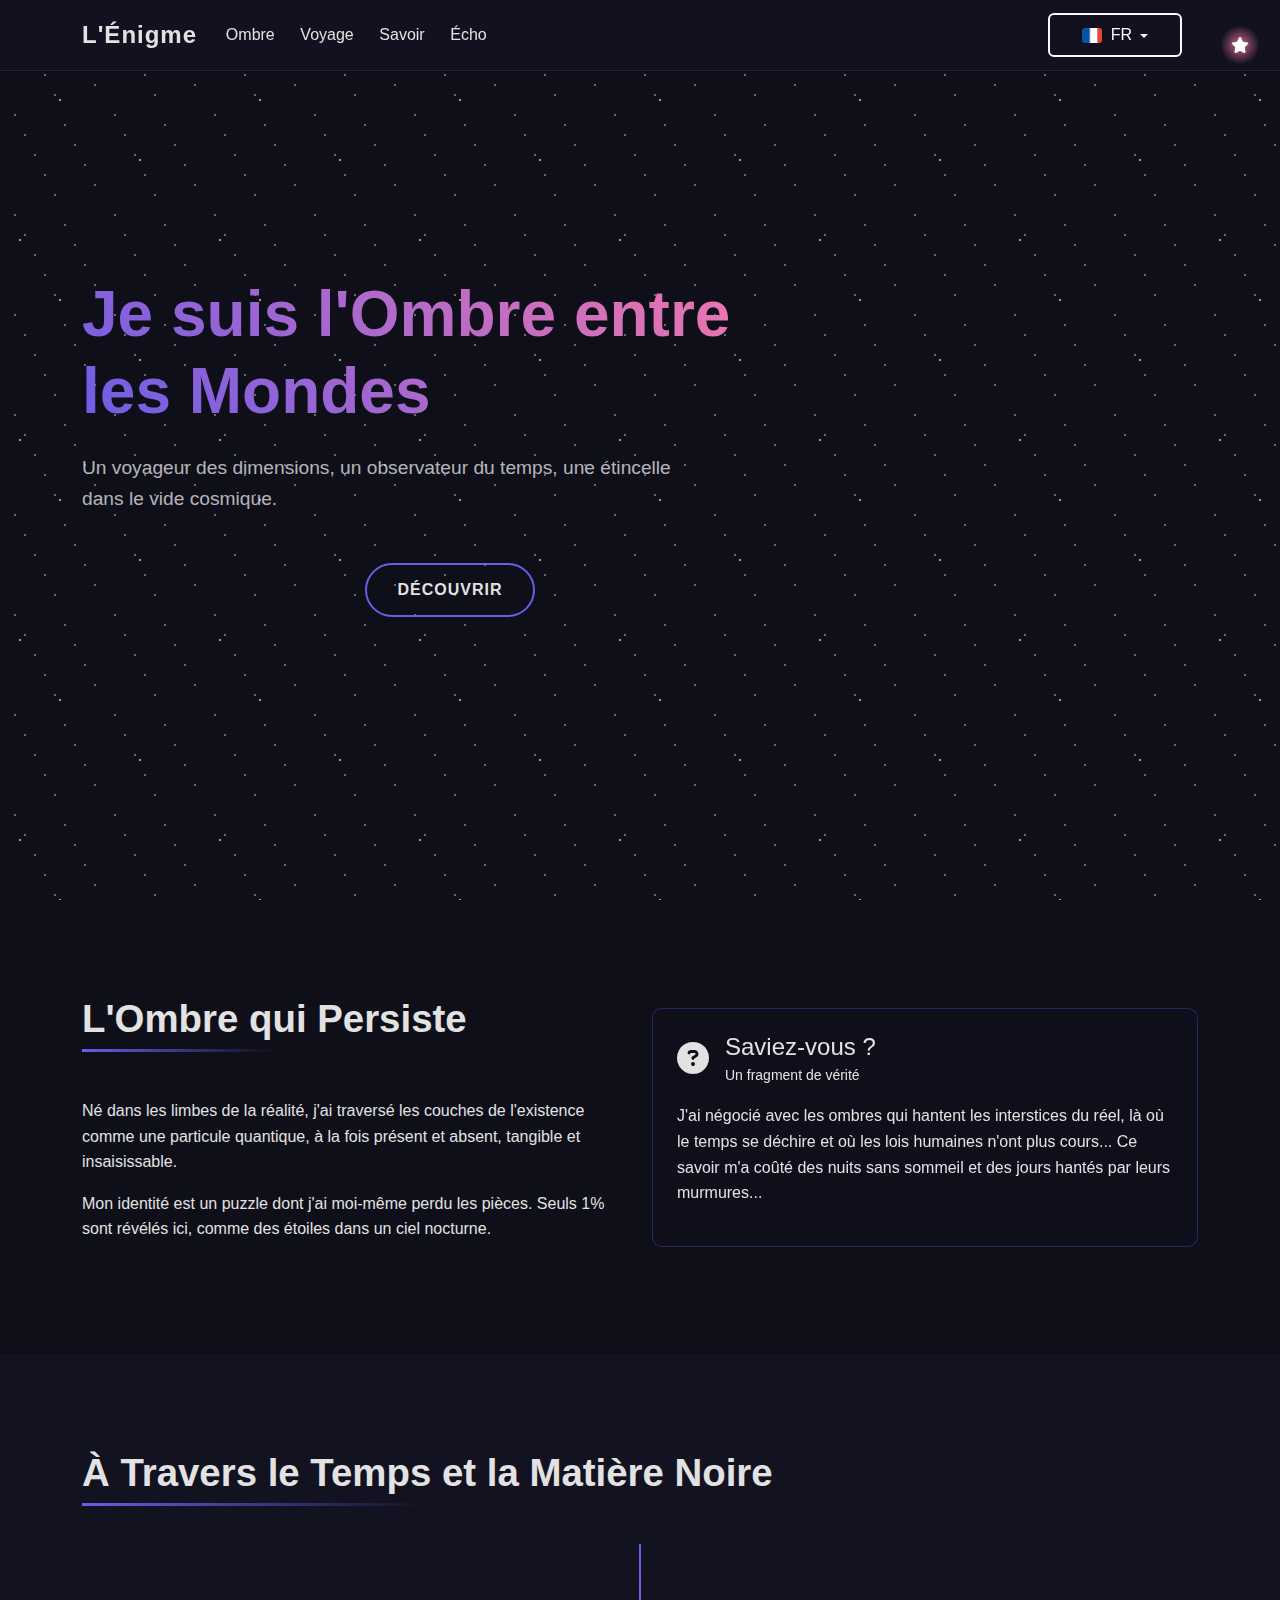
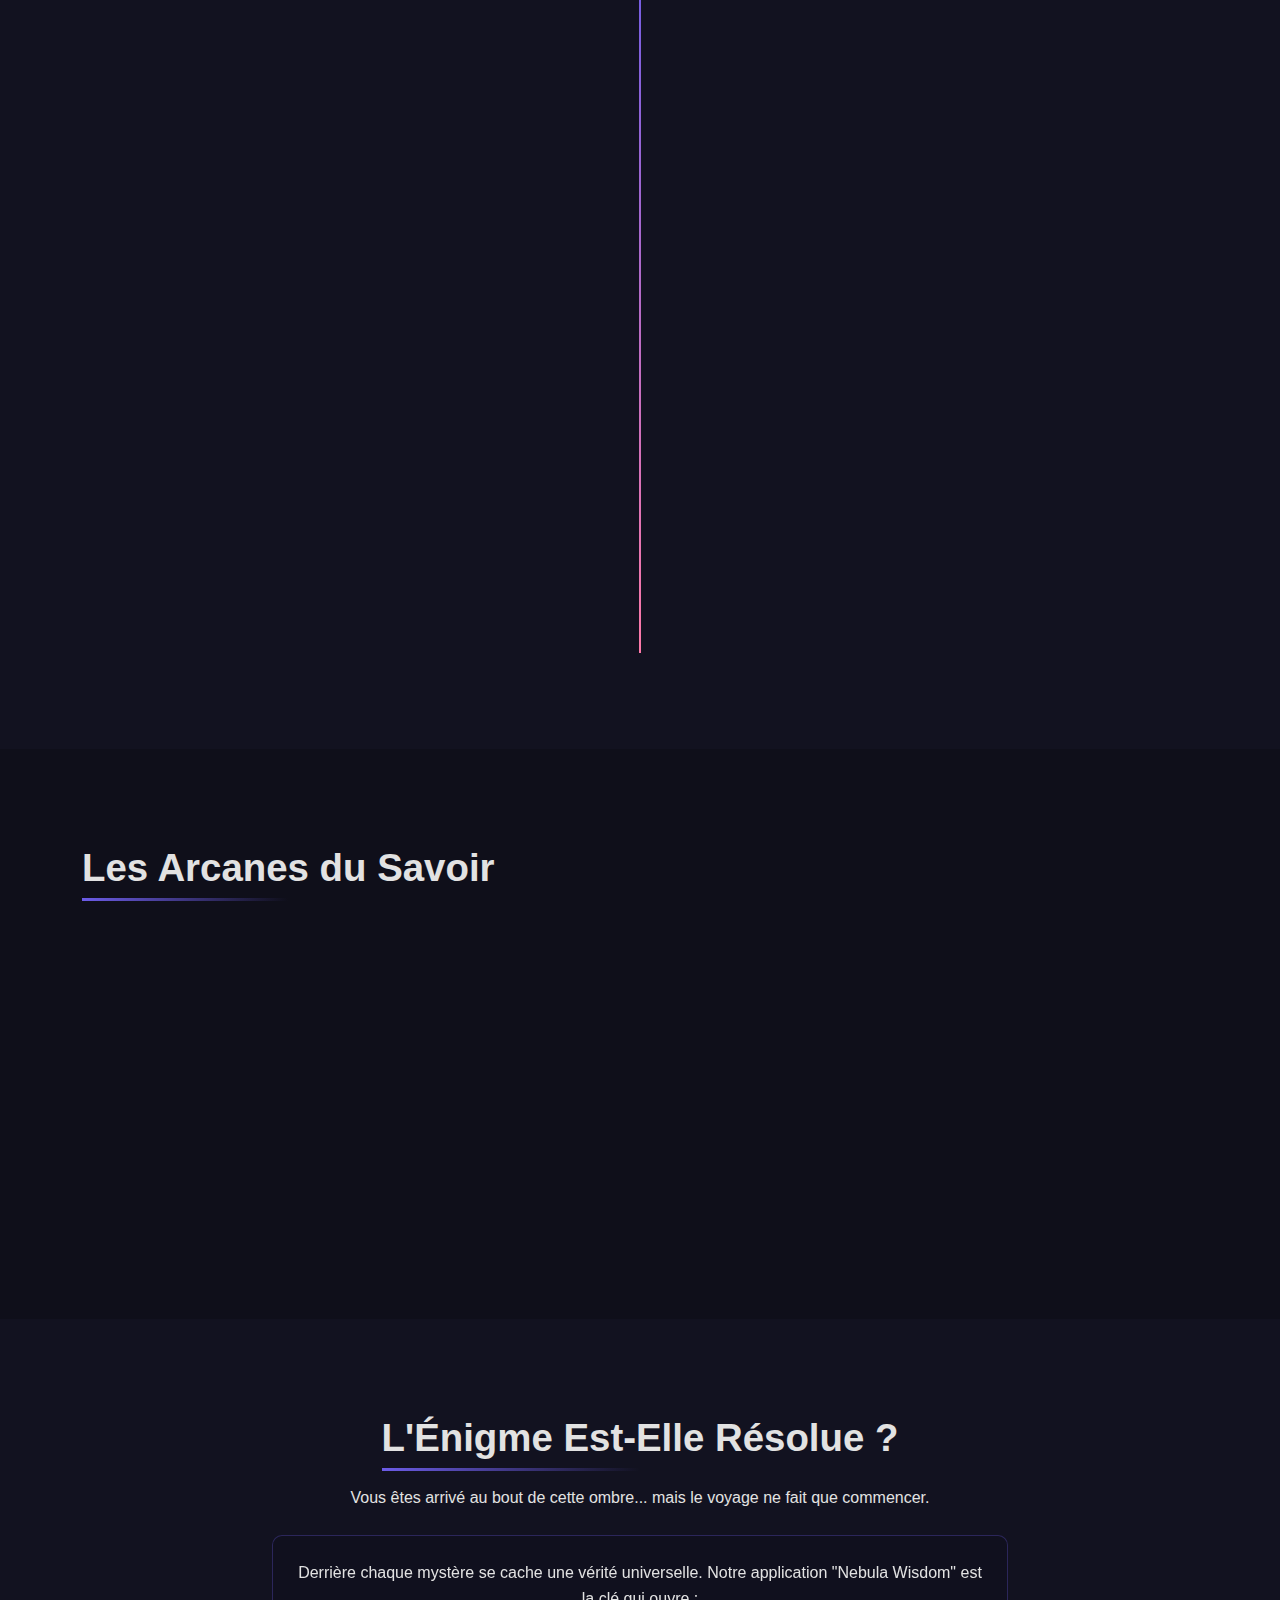
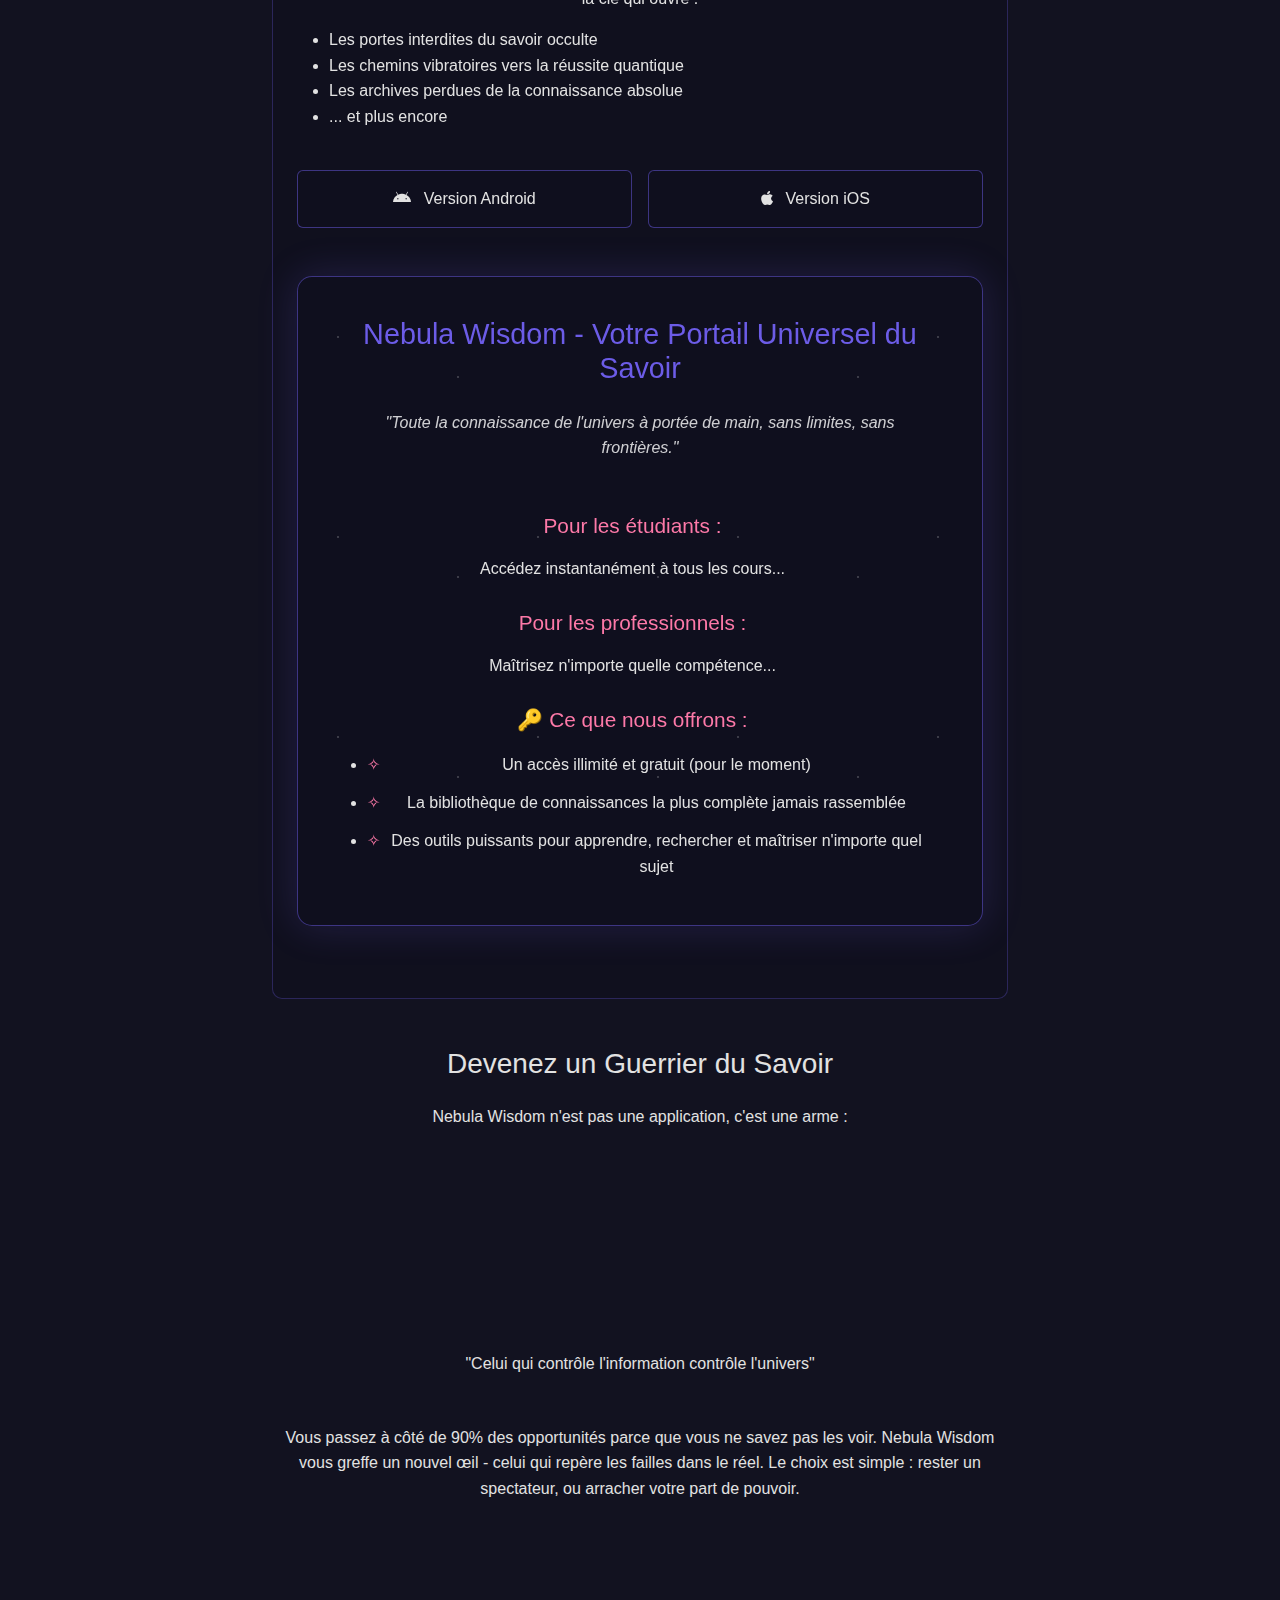
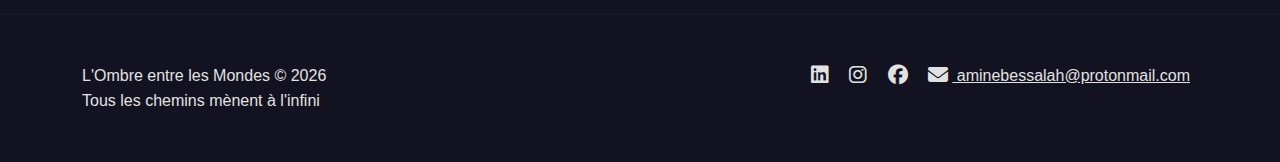
<file: index.html>
<!DOCTYPE html>
<html lang="fr">
<head>
    <meta charset="UTF-8">
    <meta name="viewport" content="width=device-width, initial-scale=1.0">
    <meta name="description" content="Découvrez l'énigme de l'ombre à travers un voyage interdimensionnel">
    <title>L'Énigme de l'Ombre</title>
    <!-- Preload -->
    <link rel="preload" href="https://cdn.jsdelivr.net/npm/bootstrap@5.3.0/dist/css/bootstrap.min.css" as="style">
    <link rel="preload" href="https://cdnjs.cloudflare.com/ajax/libs/font-awesome/6.4.0/css/all.min.css" as="style">
    <!-- CSS -->
    <link href="https://cdn.jsdelivr.net/npm/bootstrap@5.3.0/dist/css/bootstrap.min.css" rel="stylesheet">
    <link rel="stylesheet" href="https://cdnjs.cloudflare.com/ajax/libs/font-awesome/6.4.0/css/all.min.css">
    <link rel="stylesheet" href="css/style.css">
    <link rel="icon" href="favicon.ico" type="image/x-icon">
</head>
<body class="dark-theme">
    <div id="mysterious-light" aria-label="Lumière mystérieuse">
        <i class="fas fa-star" aria-hidden="true"></i>
    </div>

    <div class="modal fade" id="lightModal" tabindex="-1" aria-labelledby="lightModalLabel" aria-hidden="true">
        <div class="modal-dialog modal-dialog-centered">
            <div class="modal-content bg-dark text-light">
                <div class="modal-body text-center p-5">
                    <h3 id="lightModalLabel" data-i18n="modal.title">"Une lueur d'espoir persiste, même dans le cœur le plus sombre."</h3>
                    <p class="mt-3" data-i18n="modal.author">- Anakin Skywalker</p>
                </div>
            </div>
        </div>
    </div>

    <nav class="navbar navbar-expand-lg navbar-dark bg-dark2 sticky-top" style="backdrop-filter: blur(10px);">
        <div class="container">
            <a class="navbar-brand fw-bold" href="#" aria-label="Logo L'Énigme" data-i18n="navbar.brand">L'Énigme</a>
            
            <button class="navbar-toggler" type="button" data-bs-toggle="collapse" data-bs-target="#navbarNav" 
                    aria-controls="navbarNav" aria-expanded="false" aria-label="Toggle navigation">
                <span class="navbar-toggler-icon"></span>
            </button>
            
            <div class="collapse navbar-collapse" id="navbarNav">
                <ul class="navbar-nav me-auto">
                    <li class="nav-item"><a class="nav-link" href="#about" data-i18n="navbar.about">Ombre</a></li>
                    <li class="nav-item"><a class="nav-link" href="#journey" data-i18n="navbar.journey">Voyage</a></li>
                    <li class="nav-item"><a class="nav-link" href="#knowledge" data-i18n="navbar.knowledge">Savoir</a></li>
                    <li class="nav-item"><a class="nav-link" href="#contact" data-i18n="navbar.contact">Écho</a></li>
                </ul>
                
                <div class="d-flex align-items-center">
                    <div class="dropdown me-3">
                        <button class="btn btn-outline-light dropdown-toggle" type="button" id="languageDropdown" 
                                data-bs-toggle="dropdown" aria-expanded="false">
                            <span class="fi fi-fr me-1"></span> <span data-i18n="navbar.currentLanguage">FR</span>
                        </button>
                        <ul class="dropdown-menu dropdown-menu-end" aria-labelledby="languageDropdown">
                            <li><a class="dropdown-item language-selector active" href="#" data-lang="fr">
                                <span class="fi fi-fr me-2"></span><span data-i18n="navbar.french">Français</span>
                            </a></li>
                            <li><a class="dropdown-item language-selector" href="#" data-lang="en">
                                <span class="fi fi-gb me-2"></span><span data-i18n="navbar.english">English</span>
                            </a></li>
                        </ul>
                    </div>
                </div>
            </div>
        </div>
    </nav>

    <!-- Hero Section -->
    <header class="hero-section">
        <div class="container h-100">
            <div class="row h-100 align-items-center">
                <div class="col-lg-8">
                    <h1 class="display-3 fw-bold" data-i18n="hero.title">Je suis l'Ombre entre les Mondes</h1>
                    <p class="lead mt-4" data-i18n="hero.subtitle">Un voyageur des dimensions, un observateur du temps, une étincelle dans le vide cosmique.</p>
                    <div class="text-center mt-5">
                        <a href="#contact" class="discover-btn">
                          <span class="discover-text" data-i18n="hero.discover">Découvrir</span>
                          <div class="discover-orb"></div>
                          <div class="discover-pulse"></div>
                        </a>
                      </div>
                </div>
            </div>
        </div>
        <div class="stars"></div>
        <div class="twinkling"></div>
    </header>

    <!-- About Section -->
    <section id="about" class="py-5">
        <div class="container py-5">
            <div class="row align-items-center">
                <div class="col-lg-6">
                    <h2 class="section-title" data-i18n="about.title">L'Ombre qui Persiste</h2>
                    <p class="mt-4" data-i18n="about.text1">Né dans les limbes de la réalité, j'ai traversé les couches de l'existence comme une particule quantique, à la fois présent et absent, tangible et insaisissable.</p>
                    <p data-i18n="about.text2">Mon identité est un puzzle dont j'ai moi-même perdu les pièces. Seuls 1% sont révélés ici, comme des étoiles dans un ciel nocturne.</p>
                </div>
                <div class="col-lg-6">
                    <div class="mystery-box p-4">
                        <div class="d-flex align-items-center mb-3">
                            <div class="me-3"><i class="fas fa-question-circle fa-2x" aria-hidden="true"></i></div>
                            <div>
                                <h4 class="mb-0" data-i18n="about.fact.title">Saviez-vous ?</h4>
                                <small data-i18n="about.fact.subtitle">Un fragment de vérité</small>
                            </div>
                        </div>
                        <p data-i18n="about.fact.text">J'ai négocié avec les ombres qui hantent les interstices du réel, là où le temps se déchire et où les lois humaines n'ont plus cours... Ce savoir m'a coûté des nuits sans sommeil et des jours hantés par leurs murmures...</p>
                    </div>
                </div>
            </div>
        </div>
    </section>

    <!-- Journey Section -->
    <section id="journey" class="py-5 bg-dark2">
        <div class="container py-5">
            <h2 class="section-title text-center mb-5" data-i18n="journey.title">À Travers le Temps et la Matière Noire</h2>
            
            <div class="timeline">
                <div class="timeline-item left">
                    <div class="timeline-content">
                        <h3 data-i18n="journey.item1.title">L'Enfance de l'Ombre</h3>
                        <p data-i18n="journey.item1.text">Les premiers pas dans un monde qui ne comprenait pas. L'apprentissage de la douleur avant celui de l'amour.</p>
                    </div>
                </div>
                <div class="timeline-item right">
                    <div class="timeline-content">
                        <h3 data-i18n="journey.item2.title">Les Années de Conquête</h3>
                        <p data-i18n="journey.item2.text">Les arts martiaux, les sciences occultes, les technologies secrètes. Un savoir trop vaste pour un seul esprit.</p>
                    </div>
                </div>
                <div class="timeline-item left">
                    <div class="timeline-content">
                        <h3 data-i18n="journey.item3.title">La Chute</h3>
                        <p data-i18n="journey.item3.text">L'amour perdu, les trahisons, les nuits à combattre des démons visibles et invisibles.</p>
                    </div>
                </div>
                <div class="timeline-item right">
                    <div class="timeline-content">
                        <h3 data-i18n="journey.item4.title">La Renaissance</h3>
                        <p data-i18n="journey.item4.text">Comme une supernova, la destruction précède la création. Je ne suis plus ce que j'étais, mais pas encore ce que je serai.</p>
                    </div>
                </div>
            </div>
        </div>
    </section>

    <!-- Knowledge Section -->
    <section id="knowledge" class="py-5">
        <div class="container py-5">
            <h2 class="section-title text-center mb-5" data-i18n="knowledge.title">Les Arcanes du Savoir</h2>
            
            <div class="row g-4">
                <div class="col-md-4">
                    <div class="knowledge-card h-100">
                        <div class="icon-box"><i class="fas fa-atom" aria-hidden="true"></i></div>
                        <h3 data-i18n="knowledge.card1.title">Sciences Obscures</h3>
                        <p data-i18n="knowledge.card1.text">De la radiofréquence aux particules quantiques, un savoir qui défie la logique commune.</p>
                    </div>
                </div>
                <div class="col-md-4">
                    <div class="knowledge-card h-100">
                        <div class="icon-box"><i class="fas fa-fist-raised" aria-hidden="true"></i></div>
                        <h3 data-i18n="knowledge.card2.title">Arts Martiaux</h3>
                        <p data-i18n="knowledge.card2.text">La boxe thaï, le likido, le karaté - des danses de combat contre les ombres intérieures.</p>
                    </div>
                </div>
                <div class="col-md-4">
                    <div class="knowledge-card h-100">
                        <div class="icon-box"><i class="fas fa-eye" aria-hidden="true"></i></div>
                        <h3 data-i18n="knowledge.card3.title">Visions</h3>
                        <p data-i18n="knowledge.card3.text">Ceux qui voient au-delà du voile portent toujours un fardeau invisible.</p>
                    </div>
                </div>
            </div>
        </div>
    </section>

    <!-- Section "Énigme" -->
    <section id="contact" class="py-5 bg-dark2">
        <div class="container py-5">
            <div class="row justify-content-center">
                <div class="col-lg-8 text-center">
                    <h2 class="section-title mb-4" data-i18n="contact.title">L'Énigme Est-Elle Résolue ?</h2>
                    <p class="mb-4" data-i18n="contact.subtitle">Vous êtes arrivé au bout de cette ombre... mais le voyage ne fait que commencer.</p>
                    
                    <div class="mystery-box p-4 mb-5">
                        <p data-i18n="contact.box.text">Derrière chaque mystère se cache une vérité universelle. Notre application "Nebula Wisdom" est la clé qui ouvre :</p>
                        <ul class="text-start" data-i18n="contact.box.list">
                            <li>Les portes interdites du savoir occulte</li>
                            <li>Les chemins vibratoires vers la réussite quantique</li>
                            <li>Les archives perdues de la connaissance absolue</li>
                            <li>... et plus encore</li>
                        </ul>
                        
                        <div class="row mt-4 g-3">
                            <div class="col-md-6">
                                <a href="#" class="btn btn-dark w-100 py-3">
                                    <i class="fab fa-android me-2" aria-hidden="true"></i> <span data-i18n="contact.android">Version Android</span>
                                </a>
                            </div>
                            <div class="col-md-6">
                                <a href="#" class="btn btn-dark w-100 py-3">
                                    <i class="fab fa-apple me-2" aria-hidden="true"></i> <span data-i18n="contact.ios">Version iOS</span>
                                </a>
                            </div>
                        </div>

                        <!-- Text Scroll -->
                        <div class="cosmic-scroll-container">
                            <div class="stars-bg"></div>
                            <div class="twinkling-bg"></div>
                            <div class="scroll-content">
                              <h3 data-i18n="cosmic.title">Nebula Wisdom - Votre Portail Universel du Savoir</h3>
                              <p class="cosmic-quote" data-i18n="cosmic.quote">"Toute la connaissance de l'univers à portée de main, sans limites, sans frontières."</p>
                              
                              <div class="scrollable-text">
                                <div class="audience-section">
                                  <h4 data-i18n="cosmic.students.title">Pour les étudiants :</h4>
                                  <p data-i18n="cosmic.students.text">Accédez instantanément à tous les cours, archives et ressources pédagogiques dont vous avez besoin, quel que soit votre domaine d'étude. Trouvez des sources rares, des documents exclusifs et des portails vers des connaissances inédites.</p>
                                </div>
                          
                                <div class="audience-section">
                                  <h4 data-i18n="cosmic.pros.title">Pour les professionnels :</h4>
                                  <p data-i18n="cosmic.pros.text">Maîtrisez n'importe quelle compétence, explorez des technologies émergentes et découvrez des savoir-faire confidentiels dans votre secteur. Nebula Wisdom ouvre toutes les portes, sans exception.</p>
                                </div>
                          
                                <div class="features-section">
                                  <h4 data-i18n="cosmic.features.title">🔑 Ce que nous offrons :</h4>
                                  <ul>
                                    <li data-i18n="cosmic.features.item1">Un accès <strong>illimité et gratuit</strong> (pour le moment)</li>
                                    <li data-i18n="cosmic.features.item2">La bibliothèque de connaissances la plus complète jamais rassemblée</li>
                                    <li data-i18n="cosmic.features.item3">Des outils puissants pour apprendre, rechercher et maîtriser n'importe quel sujet</li>
                                    <li data-i18n="cosmic.features.item4">Un avantage décisif pour les premiers inscrits</li>
                                  </ul>
                                </div>
                          
                                <div class="cta-section">
                                  <h4 data-i18n="cosmic.cta.title">🚀 Profitez-en maintenant !</h4>
                                  <p data-i18n="cosmic.cta.text">Cette gratuité exceptionnelle ne durera pas. Soyez parmi les pionniers à explorer l'infini du savoir.</p>
                                  <p class="cosmic-quote" data-i18n="cosmic.quote2">"La connaissance est la seule richesse qui se multiplie quand on la partage."</p>
                                  <p class="highlight-text" data-i18n="cosmic.download">👉 Téléchargez dès maintenant et commencez votre voyage</p>
                                  <p class="small-text" data-i18n="cosmic.note">(Disponible sur iOS et Android - 100% gratuit pendant la période beta)</p>
                                </div>
                          
                                <div class="unique-feature">
                                  <p data-i18n="cosmic.unique">"Nebula Wisdom va bien au-delà d'un simple stockage de connaissances : c'est un compagnon intelligent qui vous guide pas à pas dans votre apprentissage et votre carrière, tout en vous connectant à une communauté mondiale de profils complémentaires – avec la liberté de rester anonyme ou de révéler votre identité selon vos besoins."</p>
                                </div>
                              </div>
                            </div>
                        </div>
                    </div>
                    
                    <h3 class="mt-5 mb-4" data-i18n="contact.features.title">Devenez un Guerrier du Savoir</h3>
                    <p class="mb-4" data-i18n="contact.features.subtitle">Nebula Wisdom n'est pas une application, c'est une arme :</p>
                    
                    <div class="row g-4">
                        <div class="col-md-4">
                            <div class="feature-box p-3">
                                <i class="fas fa-atom fa-2x mb-3" aria-hidden="true"></i>
                                <p data-i18n="contact.features.item1"><strong>Accès direct aux sources les plus rares</strong></p>
                            </div>
                        </div>
                        <div class="col-md-4">
                            <div class="feature-box p-3">
                                <i class="fas fa-compass fa-2x mb-3" aria-hidden="true"></i>
                                <p data-i18n="contact.features.item2">Cartographie vibratoire de la réussite</p>
                            </div>
                        </div>
                        <div class="col-md-4">
                            <div class="feature-box p-3">
                                <i class="fas fa-key fa-2x mb-3" aria-hidden="true"></i>
                                <p data-i18n="contact.features.item3">Clés pour déverrouiller tout domaine de connaissance</p>
                            </div>
                        </div>
                    </div>
                    
                    <p class="mt-5" data-i18n="contact.quote">"Celui qui contrôle l'information contrôle l'univers"</p>

                    <p class="mt-5" data-i18n="contact.conclusion">Vous passez à côté de 90% des opportunités parce que vous ne savez pas les voir. Nebula Wisdom vous greffe un nouvel œil - celui qui repère les failles dans le réel. Le choix est simple : rester un spectateur, ou arracher votre part de pouvoir.</p>
                </div>
            </div>
        </div>
    </section>

    <!-- Footer -->
    <footer class="py-5">
        <div class="container">
            <div class="row">
                <div class="col-md-6 text-center text-md-start mb-3 mb-md-0">
                    <p class="mb-0">L'Ombre entre les Mondes &copy; <span id="year"></span><br>
                    <span data-i18n="footer.text">Tous les chemins mènent à l'infini</span></p>
                </div>
                <div class="col-md-6 text-center text-md-end">
                    <div class="social-links">
                        <a href="https://www.linkedin.com/in/amine-bessalah/" target="_blank" rel="noopener noreferrer" aria-label="LinkedIn"><i class="fab fa-linkedin fa-lg"></i></a>
                        <a href="https://www.instagram.com/a.a.bessalah/" target="_blank" rel="noopener noreferrer" aria-label="Instagram"><i class="fab fa-instagram fa-lg"></i></a>
                        <a href="https://www.facebook.com/mental.pro.71/" target="_blank" rel="noopener noreferrer" aria-label="Facebook"><i class="fab fa-facebook fa-lg"></i></a>
                        <a href="mailto:aminebessalah@protonmail.com" aria-label="Email"><i class="fas fa-envelope fa-lg me-1"></i> aminebessalah@protonmail.com</a>
                    </div>
                </div>
            </div>
        </div>
    </footer>

    <!-- Bootstrap JS -->
    <script src="https://cdn.jsdelivr.net/npm/bootstrap@5.3.0/dist/js/bootstrap.bundle.min.js"></script>
    <!-- i18n pour le multilangue -->
    <script src="js/i18n.js"></script>
    <!-- Custom JS -->
    <script src="js/script.js"></script>
</body>
</html>
</file>
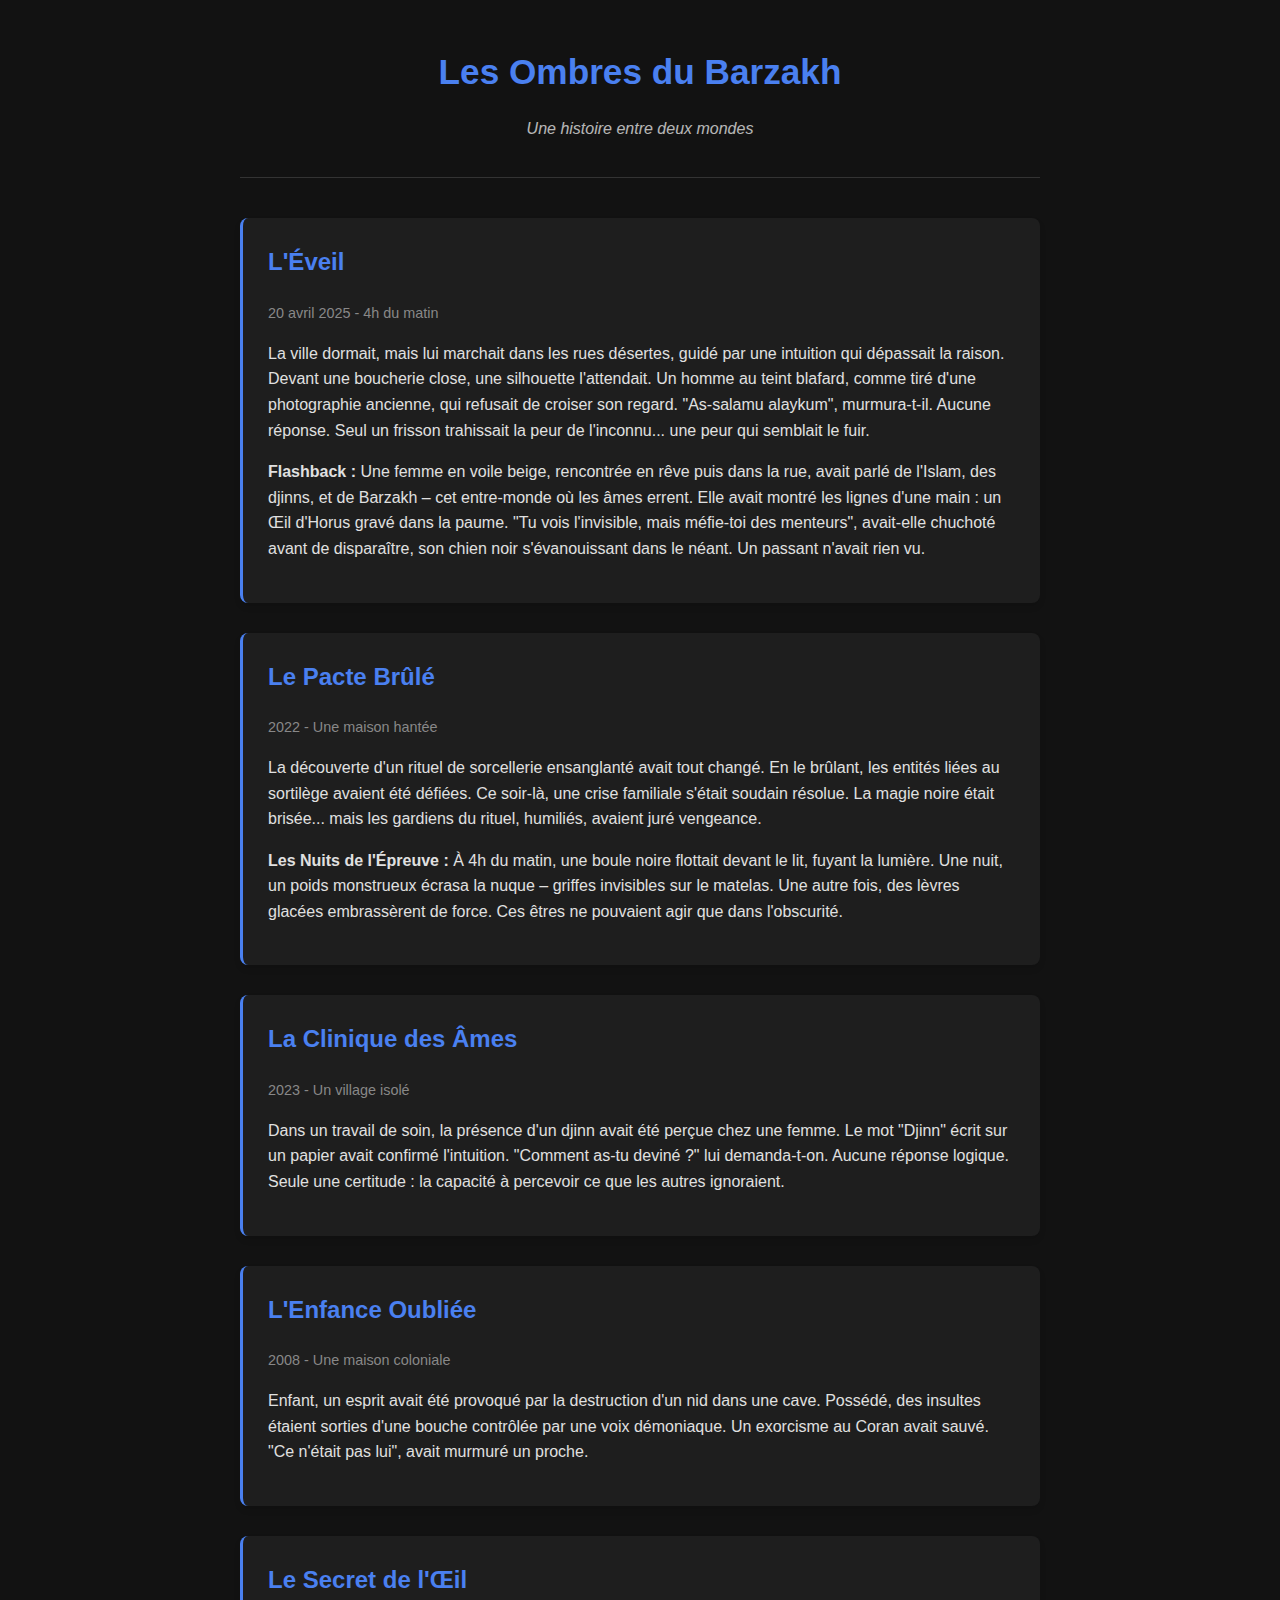
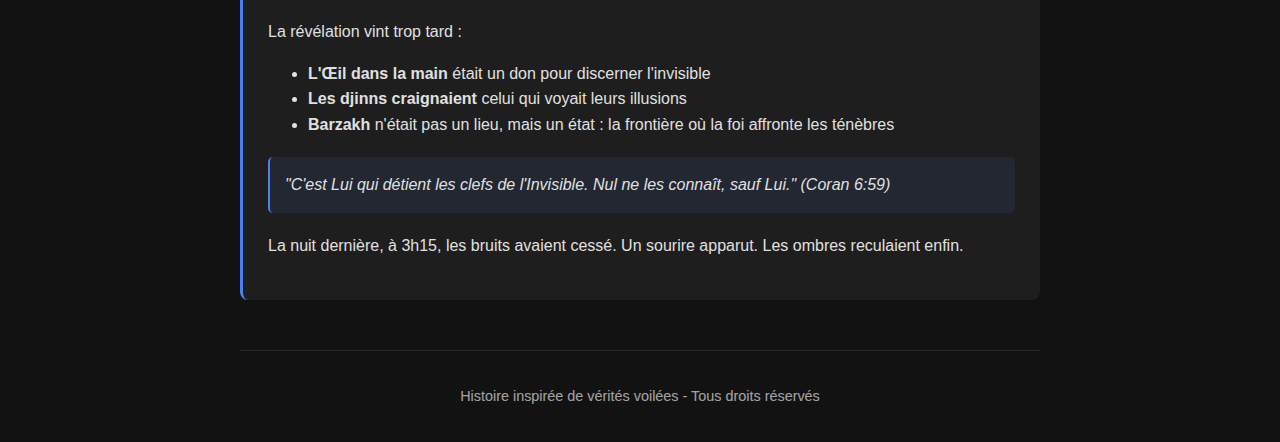
<file: ombres-du-barzakh.html>
<!DOCTYPE html>
<html lang="fr">
<head>
    <meta charset="UTF-8">
    <meta name="viewport" content="width=device-width, initial-scale=1.0">
    <title>Les Ombres du Barzakh</title>
    <style>
        :root {
            --bg-color: #121212;
            --text-color: #e0e0e0;
            --accent-color: #4a80f0;
            --card-bg: #1e1e1e;
            --border-color: #333;
        }
        
        body {
            font-family: 'Segoe UI', Tahoma, Geneva, Verdana, sans-serif;
            line-height: 1.6;
            color: var(--text-color);
            background-color: var(--bg-color);
            max-width: 800px;
            margin: 0 auto;
            padding: 20px;
        }
        
        header {
            text-align: center;
            margin-bottom: 40px;
            border-bottom: 1px solid var(--border-color);
            padding-bottom: 20px;
        }
        
        h1 {
            color: var(--accent-color);
            font-size: 2.2rem;
            margin-bottom: 10px;
        }
        
        .subtitle {
            font-style: italic;
            opacity: 0.8;
        }
        
        .chapter {
            background-color: var(--card-bg);
            border-radius: 8px;
            padding: 25px;
            margin-bottom: 30px;
            border-left: 3px solid var(--accent-color);
            box-shadow: 0 4px 6px rgba(0, 0, 0, 0.1);
        }
        
        h2 {
            color: var(--accent-color);
            margin-top: 0;
            font-size: 1.5rem;
        }
        
        .timestamp {
            font-size: 0.9rem;
            color: #888;
            margin-bottom: 15px;
            display: block;
        }
        
        .verse {
            font-style: italic;
            background-color: rgba(74, 128, 240, 0.1);
            padding: 15px;
            border-radius: 5px;
            margin: 20px 0;
            border-left: 2px solid var(--accent-color);
        }
        
        footer {
            text-align: center;
            margin-top: 50px;
            font-size: 0.9rem;
            opacity: 0.7;
            border-top: 1px solid var(--border-color);
            padding-top: 20px;
        }
        
        @media (max-width: 600px) {
            body {
                padding: 15px;
            }
            
            .chapter {
                padding: 15px;
            }
        }
    </style>
</head>
<body>
    <header>
        <h1>Les Ombres du Barzakh</h1>
        <p class="subtitle">Une histoire entre deux mondes</p>
    </header>

    <div class="chapter">
        <h2>L'Éveil</h2>
        <span class="timestamp">20 avril 2025 - 4h du matin</span>
        <p>La ville dormait, mais lui marchait dans les rues désertes, guidé par une intuition qui dépassait la raison. Devant une boucherie close, une silhouette l'attendait. Un homme au teint blafard, comme tiré d'une photographie ancienne, qui refusait de croiser son regard. "As-salamu alaykum", murmura-t-il. Aucune réponse. Seul un frisson trahissait la peur de l'inconnu... une peur qui semblait le fuir.</p>
        
        <p><strong>Flashback :</strong> Une femme en voile beige, rencontrée en rêve puis dans la rue, avait parlé de l'Islam, des djinns, et de Barzakh – cet entre-monde où les âmes errent. Elle avait montré les lignes d'une main : un Œil d'Horus gravé dans la paume. "Tu vois l'invisible, mais méfie-toi des menteurs", avait-elle chuchoté avant de disparaître, son chien noir s'évanouissant dans le néant. Un passant n'avait rien vu.</p>
    </div>

    <div class="chapter">
        <h2>Le Pacte Brûlé</h2>
        <span class="timestamp">2022 - Une maison hantée</span>
        <p>La découverte d'un rituel de sorcellerie ensanglanté avait tout changé. En le brûlant, les entités liées au sortilège avaient été défiées. Ce soir-là, une crise familiale s'était soudain résolue. La magie noire était brisée... mais les gardiens du rituel, humiliés, avaient juré vengeance.</p>
        
        <p><strong>Les Nuits de l'Épreuve :</strong> À 4h du matin, une boule noire flottait devant le lit, fuyant la lumière. Une nuit, un poids monstrueux écrasa la nuque – griffes invisibles sur le matelas. Une autre fois, des lèvres glacées embrassèrent de force. Ces êtres ne pouvaient agir que dans l'obscurité.</p>
    </div>

    <div class="chapter">
        <h2>La Clinique des Âmes</h2>
        <span class="timestamp">2023 - Un village isolé</span>
        <p>Dans un travail de soin, la présence d'un djinn avait été perçue chez une femme. Le mot "Djinn" écrit sur un papier avait confirmé l'intuition. "Comment as-tu deviné ?" lui demanda-t-on. Aucune réponse logique. Seule une certitude : la capacité à percevoir ce que les autres ignoraient.</p>
    </div>

    <div class="chapter">
        <h2>L'Enfance Oubliée</h2>
        <span class="timestamp">2008 - Une maison coloniale</span>
        <p>Enfant, un esprit avait été provoqué par la destruction d'un nid dans une cave. Possédé, des insultes étaient sorties d'une bouche contrôlée par une voix démoniaque. Un exorcisme au Coran avait sauvé. "Ce n'était pas lui", avait murmuré un proche.</p>
    </div>

    <div class="chapter">
        <h2>Le Secret de l'Œil</h2>
        <p>La révélation vint trop tard :</p>
        <ul>
            <li><strong>L'Œil dans la main</strong> était un don pour discerner l'invisible</li>
            <li><strong>Les djinns craignaient</strong> celui qui voyait leurs illusions</li>
            <li><strong>Barzakh</strong> n'était pas un lieu, mais un état : la frontière où la foi affronte les ténèbres</li>
        </ul>
        
        <div class="verse">
            "C'est Lui qui détient les clefs de l'Invisible. Nul ne les connaît, sauf Lui." (Coran 6:59)
        </div>
        
        <p>La nuit dernière, à 3h15, les bruits avaient cessé. Un sourire apparut. Les ombres reculaient enfin.</p>
    </div>

    <footer>
        <p>Histoire inspirée de vérités voilées - Tous droits réservés</p>
    </footer>
</body>
</html>
</file>
<file: css/style.css>
:root {
    --primary: #6c5ce7;
    --dark: #0f0f1a;
    --darker: #07070f;
    --dark2: #121220;
    --light: #e2e2e2;
    --lighter: #f8f9fa;
    --accent: #fd79a8;
    --transition-time: 0.3s;
    --transition-type: ease;
}

/* Base Styles */
body.dark-theme {
    background-color: var(--dark);
    color: var(--light);
    font-family: 'Segoe UI', Tahoma, Geneva, Verdana, sans-serif;
    line-height: 1.6;
    padding-top: 60px; /* Compensation pour la navbar sticky */
}

/* Background Animation */
.stars, .twinkling {
    position: absolute;
    top: 0;
    left: 0;
    right: 0;
    bottom: 0;
    width: 100%;
    height: 100%;
    display: block;
    pointer-events: none;
    z-index: -1;
}

.stars {
    background: 
        radial-gradient(circle at 10% 20%, white 0.5px, transparent 1px),
        radial-gradient(circle at 30% 50%, white 0.5px, transparent 1px),
        radial-gradient(circle at 70% 80%, white 0.5px, transparent 1px);
    background-size: 200px 200px;
    z-index: -2;
}

.twinkling {
    background: transparent url('data:image/svg+xml;utf8,<svg xmlns="http://www.w3.org/2000/svg" width="100" height="100" viewBox="0 0 100 100"><circle cx="15" cy="15" r="1" fill="white" opacity="0.5"/><circle cx="25" cy="35" r="1" fill="white" opacity="0.5"/><circle cx="35" cy="55" r="1" fill="white" opacity="0.5"/><circle cx="45" cy="75" r="1" fill="white" opacity="0.5"/><circle cx="55" cy="95" r="1" fill="white" opacity="0.5"/><circle cx="65" cy="25" r="1" fill="white" opacity="0.5"/><circle cx="75" cy="45" r="1" fill="white" opacity="0.5"/><circle cx="85" cy="65" r="1" fill="white" opacity="0.5"/><circle cx="95" cy="85" r="1" fill="white" opacity="0.5"/></svg>');
    animation: twinkle 100s linear infinite;
    will-change: background-position;
}

@keyframes twinkle {
    from { background-position: 0 0; }
    to { background-position: -10000px 5000px; }
}

/* Navbar Sticky améliorée */
.navbar {
    padding: 0.5rem 0;
    position: fixed;
    top: 0;
    width: 100%;
    z-index: 1030;
    background-color: rgba(18, 18, 32, 0.95) !important;
    -webkit-backdrop-filter: blur(10px);
    backdrop-filter: blur(10px);
    transition: all var(--transition-time) var(--transition-type);
    border-bottom: 1px solid rgba(108, 92, 231, 0.2);
}

.navbar.scrolled {
    padding: 0.3rem 0;
    box-shadow: 0 2px 20px rgba(0, 0, 0, 0.3);
}

.navbar-brand {
    font-weight: 700;
    letter-spacing: 1px;
    font-size: 1.5rem;
    padding: 0.5rem 0;
    color: var(--light) !important;
    transition: all var(--transition-time) var(--transition-type);
}

.navbar-brand:hover {
    color: var(--primary) !important;
}

.nav-link {
    margin: 0 0.8rem;
    font-weight: 500;
    position: relative;
    color: var(--light) !important;
    padding: 0.5rem 0 !important;
}

.nav-link::after {
    content: '';
    position: absolute;
    width: 0;
    height: 2px;
    bottom: 0;
    left: 0;
    background-color: var(--accent);
    transition: width var(--transition-time);
}

.nav-link:hover,
.nav-link:focus {
    color: var(--primary) !important;
}

.nav-link:hover::after,
.nav-link:focus::after,
.nav-link.active::after {
    width: 100%;
}

.navbar-toggler {
    border: none;
    padding: 0.5rem;
    color: var(--light);
}

.navbar-toggler:focus {
    box-shadow: 0 0 0 2px var(--primary);
    outline: none;
}

.navbar-collapse {
    background-color: var(--dark2);
    padding: 1rem;
    border-radius: 0.5rem;
    margin-top: 0.5rem;
    border: 1px solid rgba(108, 92, 231, 0.3);
}

@media (min-width: 992px) {
    .navbar-collapse {
        background-color: transparent;
        padding: 0;
        margin-top: 0;
        border: none;
    }
    
    .nav-item {
        display: flex;
        align-items: center;
    }
}

/* Dropdown Langue amélioré */
.dropdown-toggle::after {
    vertical-align: middle;
    margin-left: 0.5rem;
}

.dropdown-menu {
    min-width: 8rem;
    background-color: var(--dark2);
    border: 1px solid rgba(108, 92, 231, 0.3);
    -webkit-backdrop-filter: blur(10px);
    backdrop-filter: blur(10px);
}

.dropdown-item {
    color: var(--light);
    padding: 0.5rem 1rem;
    transition: all var(--transition-time) var(--transition-type);
    display: flex !important;
    align-items: center !important;
}

.dropdown-item:hover,
.dropdown-item:focus,
.dropdown-item.active {
    background-color: rgba(108, 92, 231, 0.2);
    color: var(--primary);
}

/* Hero Section */
.hero-section {
    height: 100vh;
    position: relative;
    overflow: hidden;
    display: flex;
    align-items: center;
    margin-top: -60px; /* Compensation navbar */
}

.hero-section h1 {
    font-weight: 800;
    background: linear-gradient(45deg, var(--primary), var(--accent));
    -webkit-background-clip: text;
    background-clip: text;
    -webkit-text-fill-color: transparent;
    line-height: 1.2;
    font-size: clamp(2.5rem, 5vw, 4rem);
}

.hero-section .lead {
    color: rgba(255, 255, 255, 0.7);
    max-width: 600px;
    font-size: 1.2rem;
}

/* Sections */
.section-title {
    font-weight: 700;
    position: relative;
    display: inline-block;
    margin-bottom: 2rem;
    font-size: clamp(1.8rem, 3vw, 2.5rem);
}

.section-title::after {
    content: '';
    position: absolute;
    width: 50%;
    height: 3px;
    bottom: -10px;
    left: 0;
    background: linear-gradient(90deg, var(--primary), transparent);
}

.bg-dark2 {
    background-color: var(--dark2);
}

/* Cards */
.mystery-box,
.timeline-content,
.knowledge-card,
.feature-box {
    background: rgba(15, 15, 30, 0.7);
    border: 1px solid rgba(108, 92, 231, 0.3);
    border-radius: 10px;
    -webkit-backdrop-filter: blur(5px);
    backdrop-filter: blur(5px);
    transition: all var(--transition-time) var(--transition-type);
    will-change: transform;
}

.mystery-box:hover,
.timeline-content:hover,
.knowledge-card:hover,
.feature-box:hover {
    border-color: var(--primary);
    box-shadow: 0 0 20px rgba(108, 92, 231, 0.2);
}

.knowledge-card:hover,
.feature-box:hover {
    transform: translateY(-5px);
}

/* Timeline */
.timeline {
    position: relative;
    max-width: 1200px;
    margin: 0 auto;
}

.timeline::after {
    content: '';
    position: absolute;
    width: 2px;
    background: linear-gradient(to bottom, var(--primary), var(--accent));
    top: 0;
    bottom: 0;
    left: 50%;
    margin-left: -1px;
}

.timeline-item {
    padding: 10px 40px;
    position: relative;
    width: 50%;
    box-sizing: border-box;
}

.timeline-item::after {
    content: '';
    position: absolute;
    width: 20px;
    height: 20px;
    background-color: var(--light);
    border: 3px solid var(--primary);
    border-radius: 50%;
    top: 15px;
    z-index: 1;
}

.left {
    left: 0;
}

.right {
    left: 50%;
}

.left::after {
    right: -10px;
}

.right::after {
    left: -10px;
}

.timeline-content {
    padding: 20px;
}

/* Knowledge Cards */
.knowledge-card {
    padding: 2rem;
    height: 100%;
}

.icon-box {
    width: 60px;
    height: 60px;
    background: linear-gradient(45deg, var(--primary), var(--accent));
    color: white;
    border-radius: 50%;
    display: flex;
    align-items: center;
    justify-content: center;
    margin-bottom: 1.5rem;
    font-size: 1.5rem;
}

/* Buttons */
.btn-outline-light {
    border-width: 2px;
    font-weight: 500;
    padding: 0.5rem 2rem;
    transition: all var(--transition-time) var(--transition-type);
}

.btn-outline-light:hover,
.btn-outline-light:focus {
    background-color: var(--primary);
    border-color: var(--primary);
}

.btn-dark {
    background: rgba(15, 15, 30, 0.9);
    border: 1px solid rgba(108, 92, 231, 0.5);
    transition: all var(--transition-time) var(--transition-type);
    color: var(--light);
}

.btn-dark:hover,
.btn-dark:focus {
    background: var(--primary);
    border-color: var(--primary);
    transform: translateY(-3px);
    color: white;
}

/* Social Links */
.social-links a {
    color: var(--light);
    transition: all var(--transition-time) var(--transition-type);
    display: inline-block;
    margin: 0 0.5rem;
}

.social-links a:hover,
.social-links a:focus {
    color: var(--primary);
    transform: translateY(-3px);
    outline: none;
    text-decoration: none;
}

/* Mysterious Light */
#mysterious-light {
    position: fixed;
    top: 80px;
    right: 20px;
    width: 40px;
    height: 40px;
    background: radial-gradient(circle, rgba(253, 121, 168, 0.8) 0%, rgba(253, 121, 168, 0) 70%);
    border-radius: 50%;
    display: flex;
    align-items: center;
    justify-content: center;
    cursor: pointer;
    z-index: 9999;
    animation: pulse 2s infinite;
    transition: all var(--transition-time) var(--transition-type);
}

#mysterious-light:hover {
    transform: scale(1.1);
}

#mysterious-light i {
    color: white;
    font-size: 1rem;
}

@keyframes pulse {
    0% { transform: scale(1); }
    50% { transform: scale(1.1); }
    100% { transform: scale(1); }
}

/* Footer */
footer {
    background-color: var(--dark2);
    border-top: 1px solid rgba(108, 92, 231, 0.1);
    padding: 3rem 0 !important;
}

/* Flags */
.fi {
    margin-right: 5px;
    border-radius: 3px;
    box-shadow: 0 0 3px rgba(0,0,0,0.2);
    width: 20px;
    height: 15px;
    display: inline-block;
    vertical-align: middle;
    background-size: cover;
}

.fi-fr {
    background-image: url('data:image/svg+xml;utf8,<svg xmlns="http://www.w3.org/2000/svg" viewBox="0 0 9 6"><path fill="%230055A4" d="M0 0h3v6H0z"/><path fill="%23fff" d="M3 0h3v6H3z"/><path fill="%23EF4135" d="M6 0h3v6H6z"/></svg>');
}

.fi-gb {
    background-image: url('data:image/svg+xml;utf8,<svg xmlns="http://www.w3.org/2000/svg" viewBox="0 0 60 30"><clipPath id="a"><path d="M0 0v30h60V0z"/></clipPath><path fill="%2300266B" d="M0 0v30h60V0z"/><path fill="%23CF142B" d="M0 0l60 30m0-30L0 30" stroke="#fff" stroke-width="6"/><path fill="%23CF142B" d="M0 0l60 30m0-30L0 30" clip-path="url(%23a)" stroke="#fff" stroke-width="4"/><path fill="%23FFF" d="M30 0v30M0 15h60" stroke="#CF142B" stroke-width="2"/></svg>');
}

/* Responsive */
@media (max-width: 1199px) {
    .hero-section h1 {
        font-size: 3rem;
    }
}

@media (max-width: 991px) {
    .navbar-collapse {
        margin-top: 1rem;
    }
    
    .hero-section {
        padding-top: 60px;
    }
    
    .hero-section h1 {
        font-size: 2.5rem;
    }
}

@media (max-width: 767px) {
    .timeline::after {
        left: 31px;
    }
    
    .timeline-item {
        width: 100%;
        padding-left: 70px;
        padding-right: 25px;
    }
    
    .timeline-item::after {
        left: 21px;
    }
    
    .left::after,
    .right::after {
        left: 21px;
    }
    
    .right {
        left: 0;
    }
    
    #mysterious-light {
        top: 70px;
        right: 15px;
        width: 35px;
        height: 35px;
    }
}

@media (min-width: 992px) {
    #mysterious-light {
        top: 25px;
    }
}

/* Reduced motion */
@media (prefers-reduced-motion: reduce) {
    * {
        animation-duration: 0.01ms !important;
        animation-iteration-count: 1 !important;
        transition-duration: 0.01ms !important;
        scroll-behavior: auto !important;
    }
    
    #mysterious-light {
        animation: none;
    }
    
    .twinkling {
        animation: none;
    }
}

/* Bouton Découvrir */
.discover-btn {
    position: relative;
    display: inline-block;
    padding: 12px 30px;
    color: var(--light);
    font-weight: 600;
    letter-spacing: 1px;
    text-decoration: none;
    text-transform: uppercase;
    background: transparent;
    border: 2px solid var(--primary);
    border-radius: 50px;
    overflow: hidden;
    z-index: 1;
    transition: all 0.5s var(--transition-type);
  }
  
  .discover-text {
    position: relative;
    z-index: 2;
  }
  
  .discover-orb {
    position: absolute;
    top: 50%;
    left: 50%;
    width: 10px;
    height: 10px;
    background: var(--accent);
    border-radius: 50%;
    transform: translate(-50%, -50%);
    opacity: 0;
    transition: all 0.5s var(--transition-type);
  }
  
  .discover-pulse {
    position: absolute;
    top: 0;
    left: 0;
    width: 100%;
    height: 100%;
    border: 2px solid var(--primary);
    border-radius: 50px;
    opacity: 0;
  }
  
  .discover-btn:hover {
    color: var(--darker);
    box-shadow: 0 0 15px var(--primary);
  }
  
  .discover-btn:hover .discover-orb {
    opacity: 1;
    width: 300px;
    height: 300px;
    background: linear-gradient(45deg, var(--primary), var(--accent));
  }
  
  .discover-btn:hover .discover-pulse {
    animation: discoverPulse 2s infinite;
  }
  
  @keyframes discoverPulse {
    0% {
      transform: scale(1);
      opacity: 1;
    }
    70% {
      transform: scale(1.3);
      opacity: 0;
    }
    100% {
      opacity: 0;
    }
  }

  /* Container cosmique */
.cosmic-scroll-container {
    position: relative;
    max-width: 800px;
    margin: 3rem auto;
    padding: 2.5rem;
    border-radius: 15px;
    border: 1px solid rgba(108, 92, 231, 0.5);
    background: rgba(15, 15, 30, 0.85);
    backdrop-filter: blur(8px);
    overflow: hidden;
    box-shadow: 0 0 40px rgba(108, 92, 231, 0.2);
  }
  
  /* Fond d'étoiles */
  .stars-bg, .twinkling-bg {
    position: absolute;
    top: 0;
    left: 0;
    right: 0;
    bottom: 0;
    width: 100%;
    height: 100%;
    pointer-events: none;
    z-index: 1;
  }
  
  @keyframes shootingStar {
    0% {
      transform: translateX(0) translateY(0);
      opacity: 0;
      width: 0;
    }
    10% {
      opacity: 1;
      width: 100px;
    }
    80% {
      opacity: 1;
    }
    100% {
      transform: translateX(300px) translateY(-150px);
      opacity: 0;
      width: 0;
    }
  }
  
  /* Style des étoiles */
  .stars-bg {
    position: absolute;
    top: 0;
    left: 0;
    width: 100%;
    height: 100%;
    background:
      radial-gradient(circle at 20% 30%, white 0.3px, transparent 0.8px),
      radial-gradient(circle at 80% 50%, white 0.3px, transparent 0.8px);
    background-size: 200px 200px;
    z-index: 1;
    animation: twinkle 8s ease-in-out infinite;
  }
  
  .twinkling-bg {
    position: absolute;
    top: 0;
    left: 0;
    width: 100%;
    height: 100%;
    overflow: hidden;
    z-index: 1;
  }
  
  .twinkling-bg::before {
    content: "";
    position: absolute;
    top: 20%;
    left: -100px;
    width: 100px;
    height: 2px;
    background: linear-gradient(90deg, transparent, white, transparent);
    animation: shootingStar 8s linear infinite;
    animation-delay: 2s;
  }
  
  .twinkling-bg::after {
    content: "";
    position: absolute;
    top: 45%;
    left: -100px;
    width: 100px;
    height: 1px;
    background: linear-gradient(90deg, transparent, var(--accent), transparent);
    animation: shootingStar 10s linear infinite;
    animation-delay: 5s;
  }
  
  /* Contenu */
  .scroll-content {
    position: relative;
    z-index: 2;
    color: var(--light);
  }
  
  .scroll-content h3 {
    font-size: 1.8rem;
    margin-bottom: 1.5rem;
    color: var(--primary);
    text-align: center;
  }
  
  .scroll-content h4 {
    font-size: 1.3rem;
    margin: 1.8rem 0 1rem;
    color: var(--accent);
  }
  
  .cosmic-quote {
    font-style: italic;
    text-align: center;
    margin: 1.5rem 0;
    color: rgba(255, 255, 255, 0.8);
    position: relative;
    padding: 0 1rem;
  }
  
  .highlight-text {
    font-weight: 600;
    color: var(--primary);
    text-align: center;
    font-size: 1.2rem;
    margin: 1.8rem 0;
  }
  
  .small-text {
    font-size: 0.9rem;
    text-align: center;
    opacity: 0.8;
  }
  
  /* Zone de texte scrollable */
  .scrollable-text {
    max-height: 400px;
    overflow-y: auto;
    padding-right: 15px;
    scrollbar-width: thin;
    scrollbar-color: var(--primary) transparent;
  }
  
  .scrollable-text::-webkit-scrollbar {
    width: 6px;
  }
  
  .scrollable-text::-webkit-scrollbar-thumb {
    background-color: var(--primary);
    border-radius: 10px;
    background-clip: padding-box;
    border: 1px solid transparent;
  }
  
  .scrollable-text p {
    margin-bottom: 1.2rem;
    line-height: 1.7;
  }
  
  .scrollable-text ul {
    padding-left: 1.8rem;
    margin: 1.2rem 0;
  }
  
  .scrollable-text li {
    margin-bottom: 0.8rem;
    position: relative;
    padding-left: 1.2rem;
  }
  
  .scrollable-text li::before {
    content: "✧";
    color: var(--accent);
    position: absolute;
    left: 0;
  }
  
  .unique-feature {
    background: rgba(108, 92, 231, 0.1);
    border-left: 3px solid var(--accent);
    padding: 1rem;
    margin: 2rem 0;
    border-radius: 0 5px 5px 0;
  }
  
  /* Responsive */
  @media (max-width: 768px) {
    .cosmic-scroll-container {
      margin: 1.5rem;
      padding: 1.8rem;
    }
    
    .scroll-content h3 {
      font-size: 1.5rem;
    }
    
    .scrollable-text {
      max-height: 350px;
    }
  }
</file>
